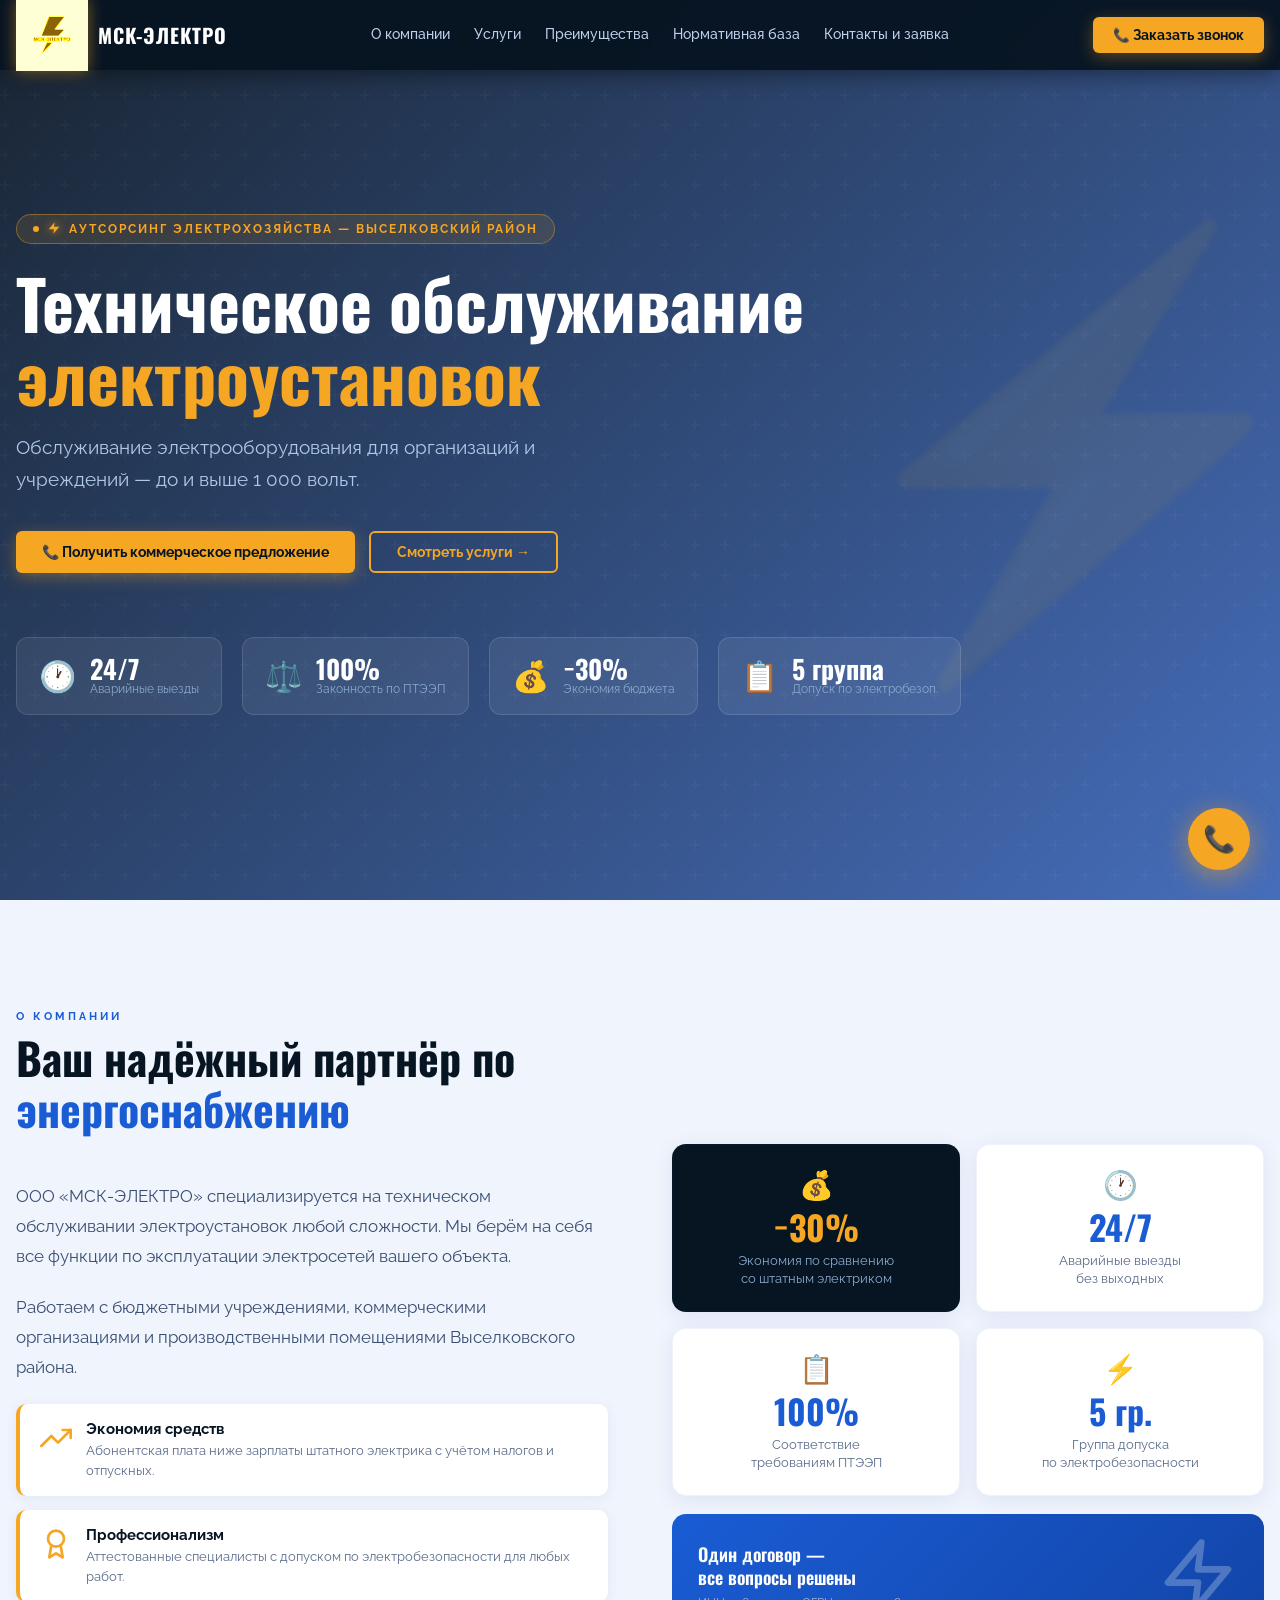
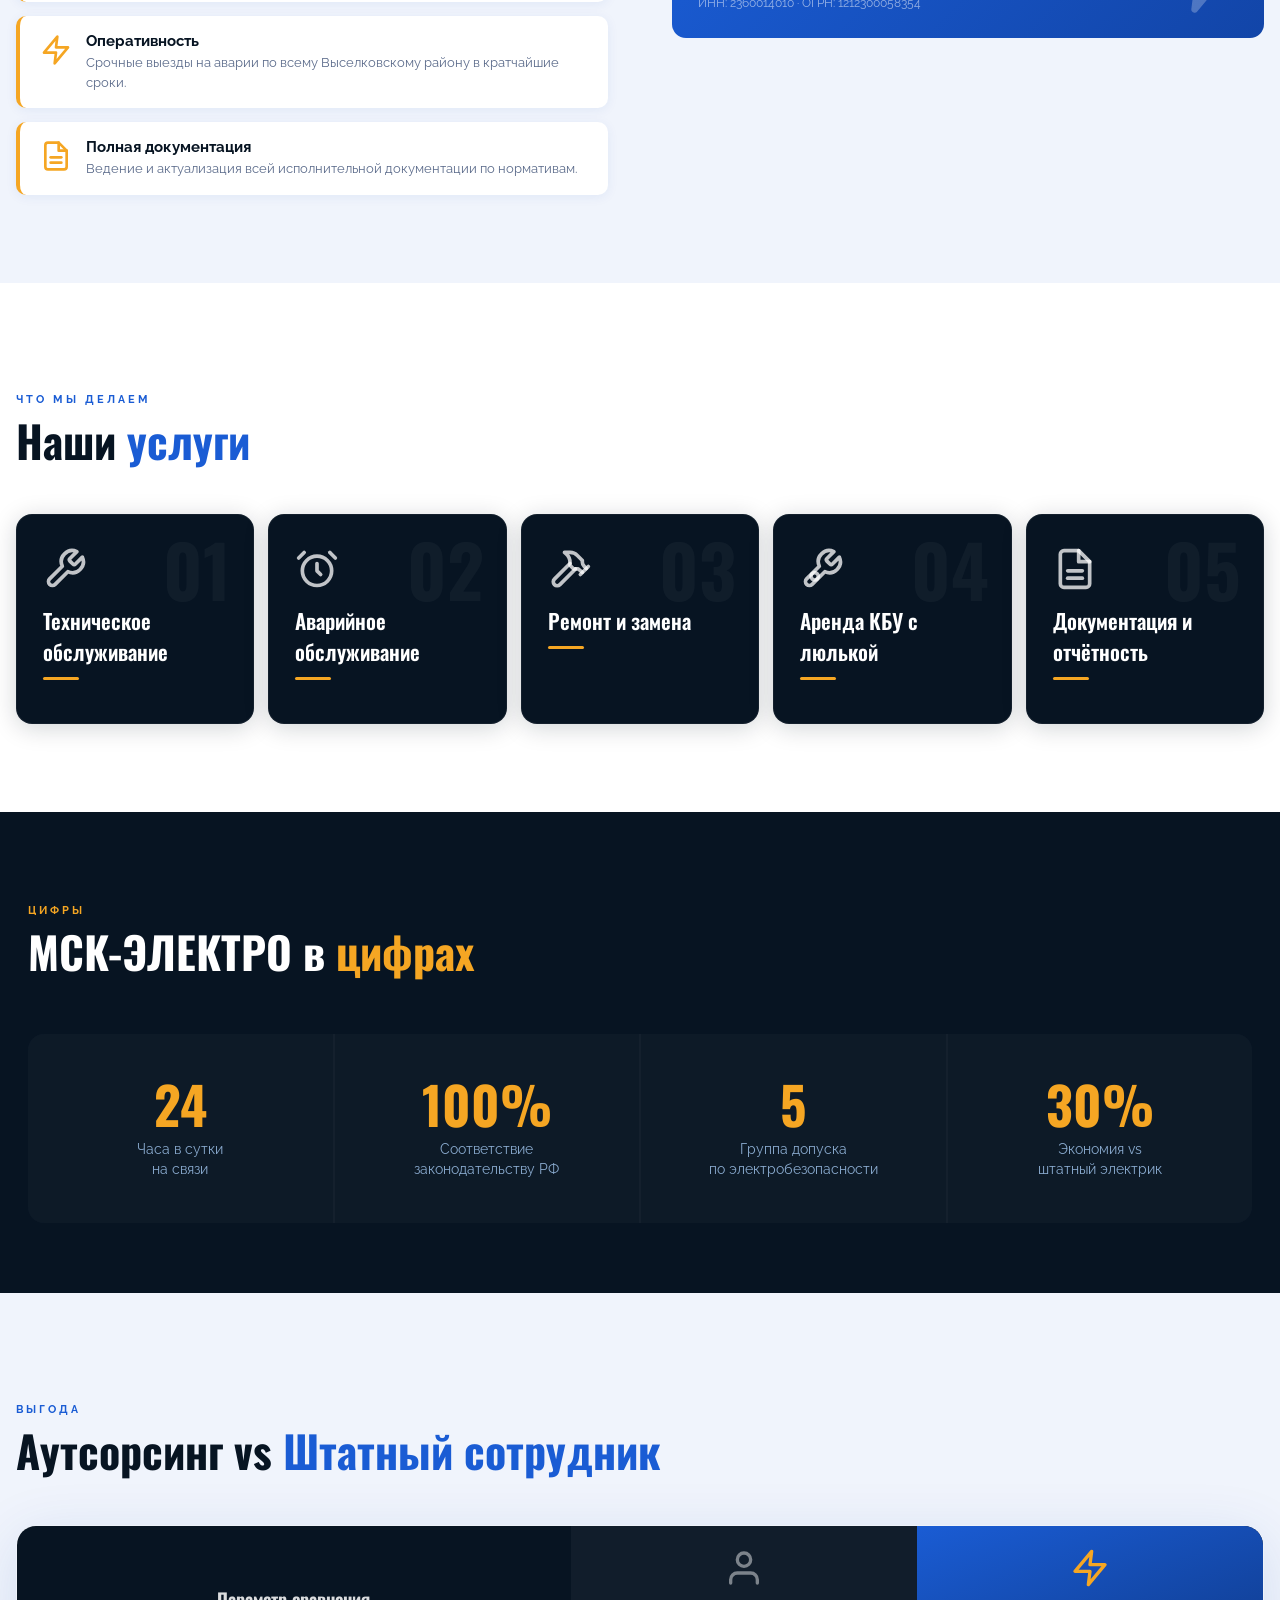
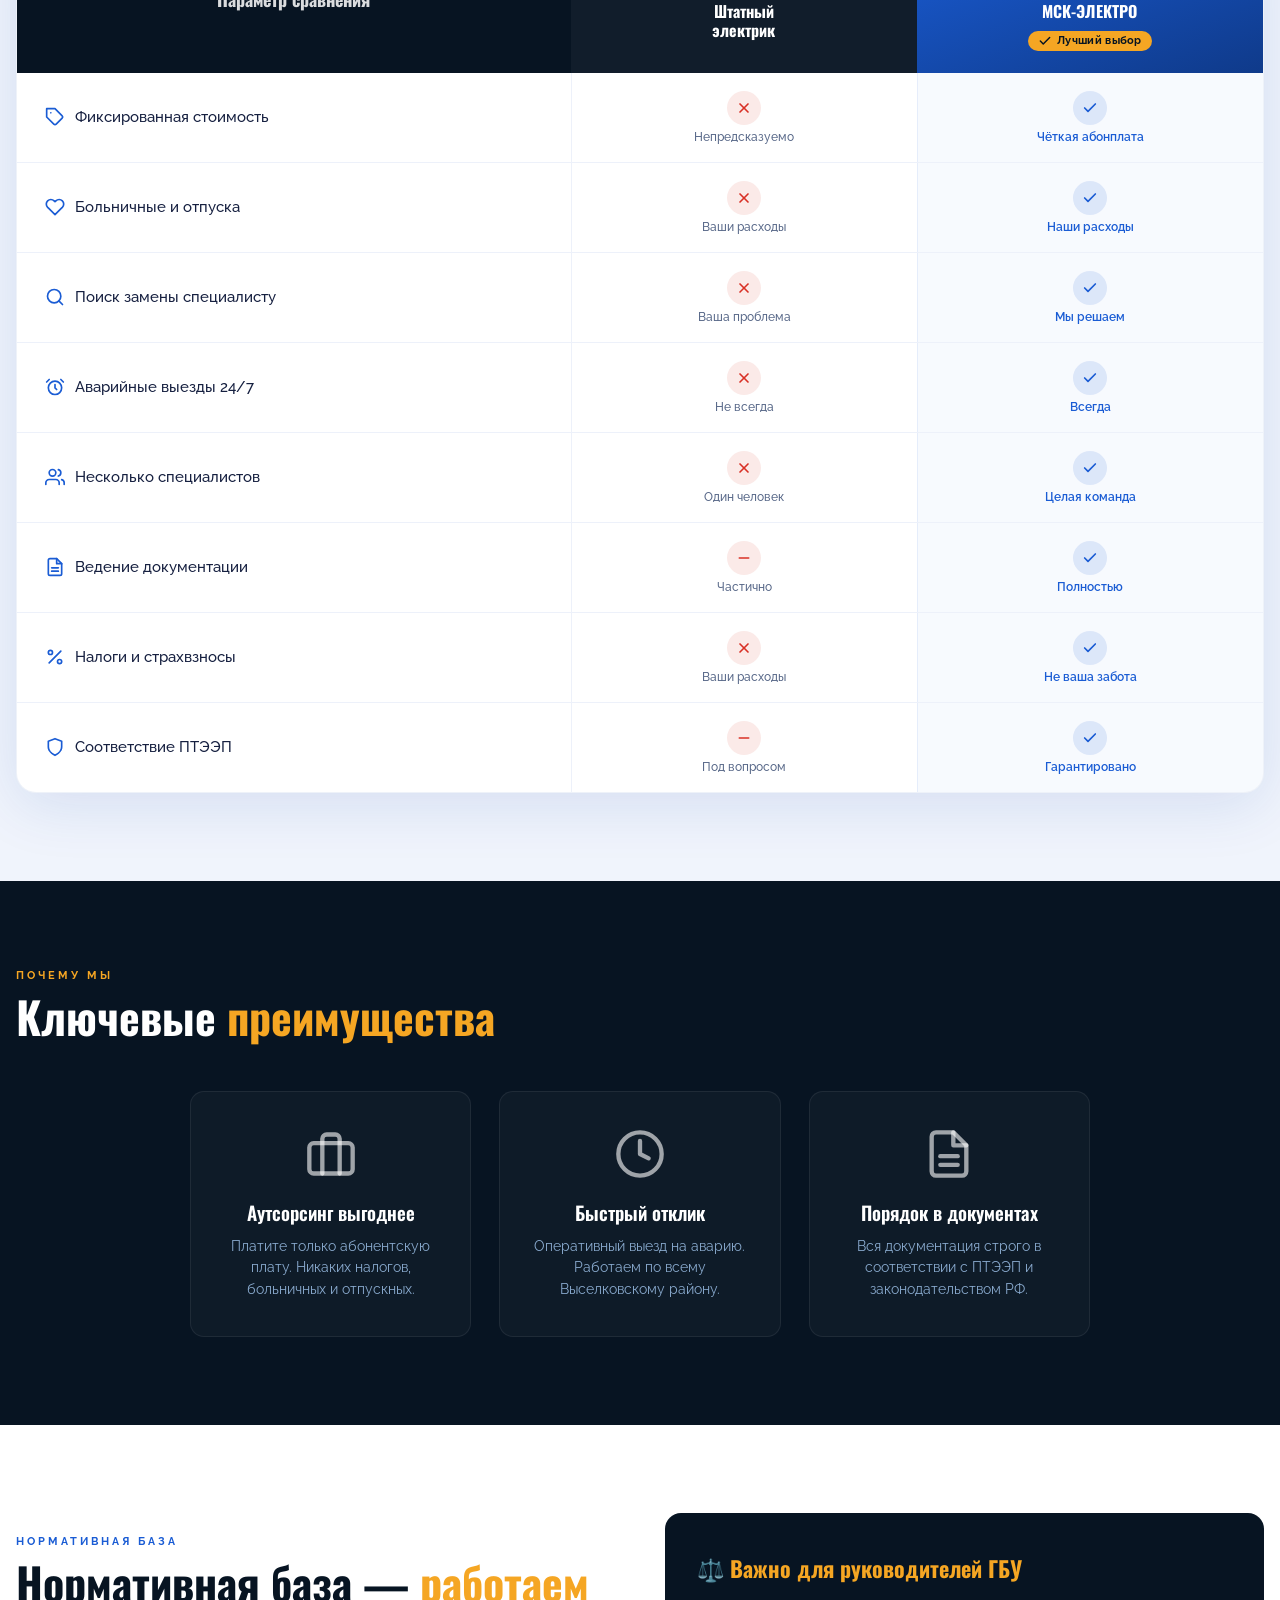
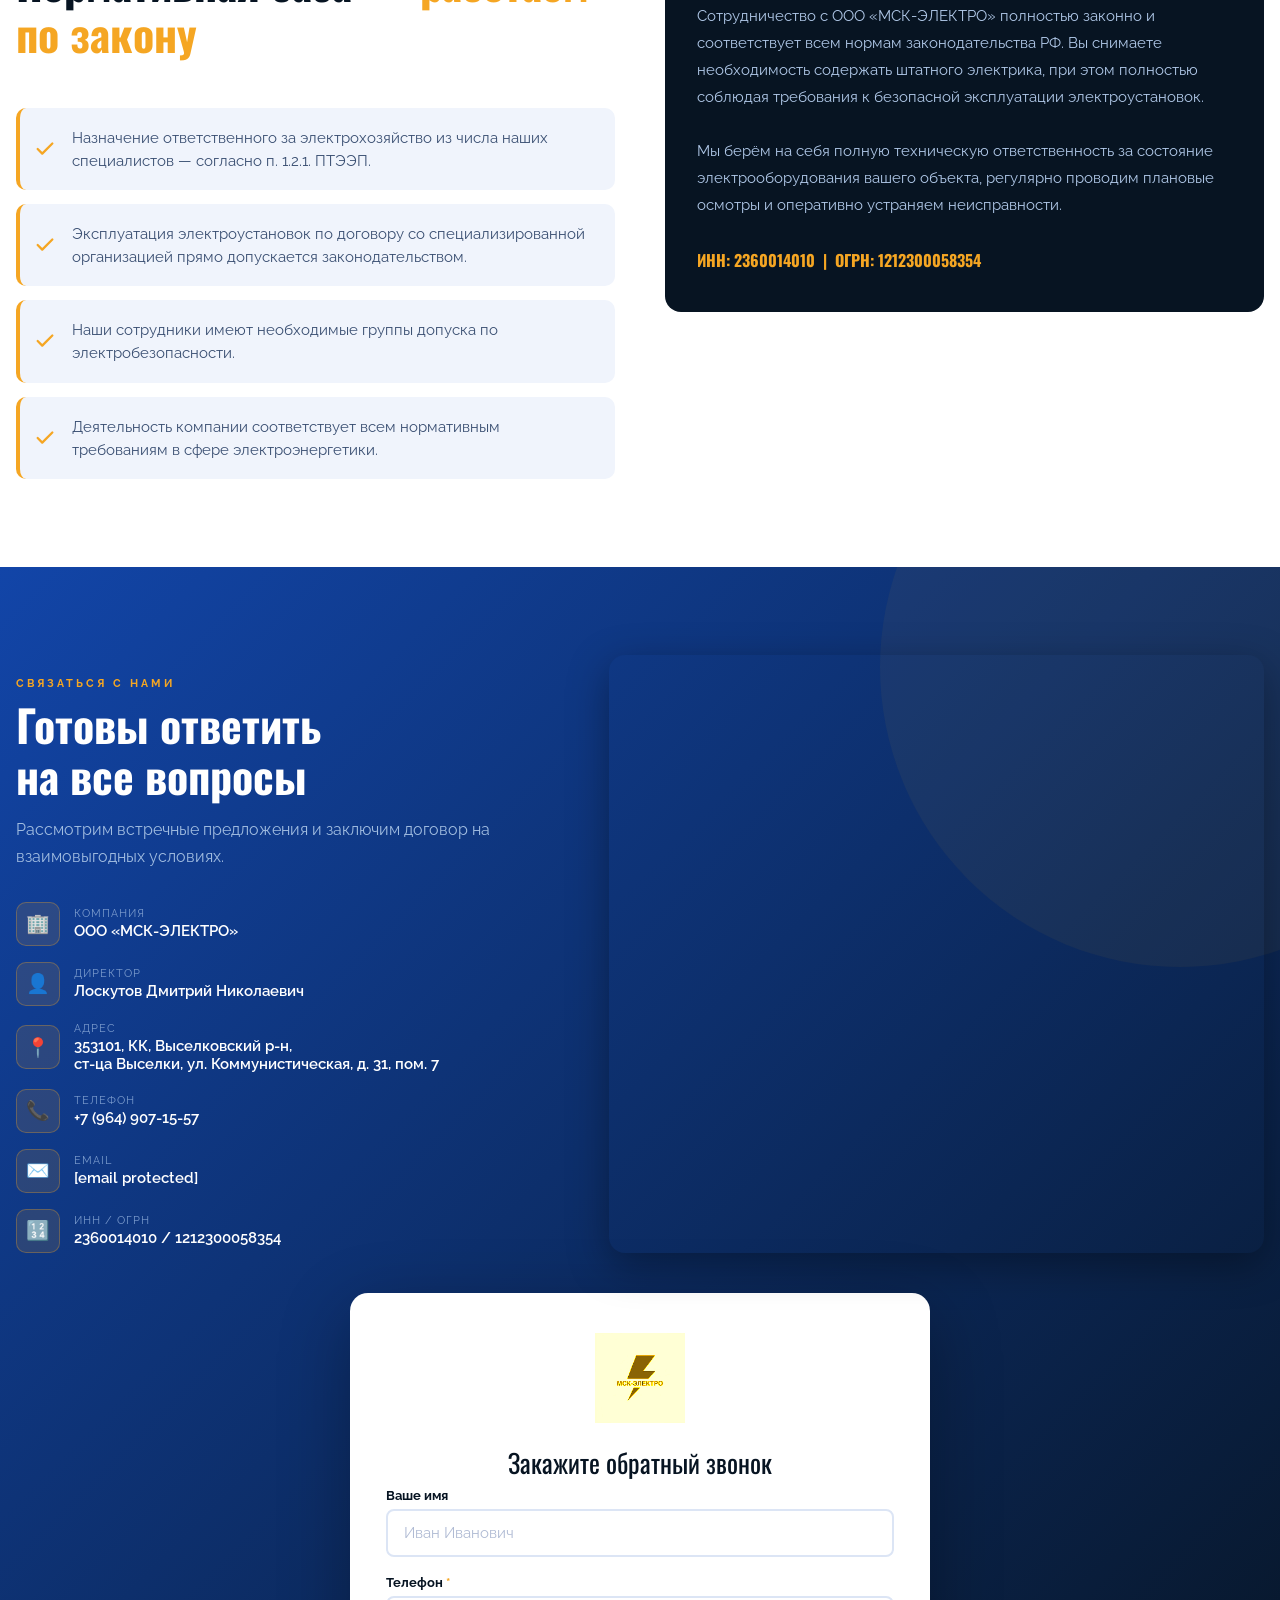
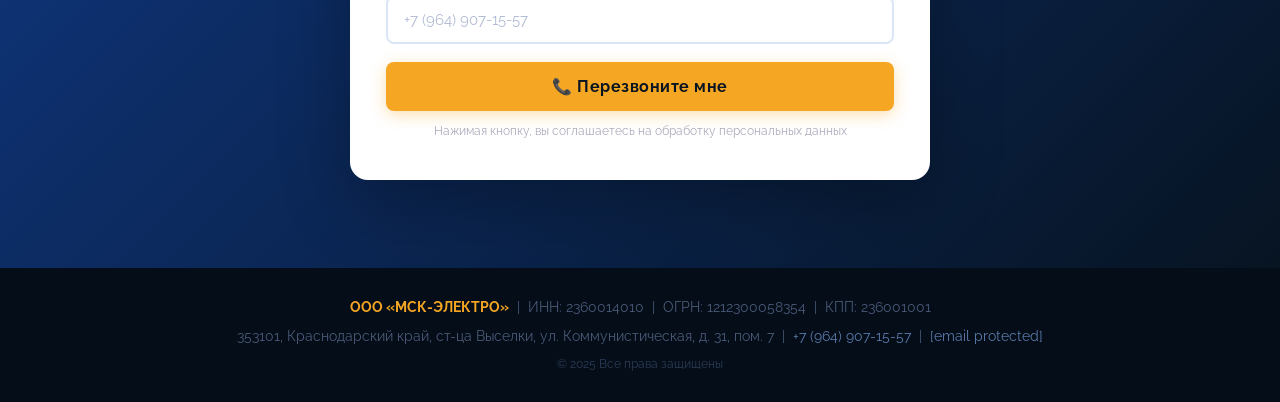
<file: index.html>
<!DOCTYPE html>
<html lang="ru">
<head>
  <meta charset="UTF-8"/>
  <meta name="viewport" content="width=device-width, initial-scale=1.0"/>
  <title>МСК-ЭЛЕКТРО — Электрик Выселки, обслуживание электроустановок Выселковский район</title>

  <!-- SEO мета-теги -->
  <meta name="description" content="МСК-ЭЛЕКТРО — профессиональное обслуживание электроустановок в Выселковском районе. Электрик Выселки, аварийный выезд 24/7, техническое обслуживание до и выше 1000В, документация. Звоните: +7 (964) 907-15-57"/>
  <meta name="keywords" content="электрик Выселки, электрик Выселковский район, обслуживание электроустановок, аварийный электрик, техническое обслуживание электрооборудования, электрохозяйство, ответственный за электрохозяйство, МСК-ЭЛЕКТРО, электрик Краснодарский край"/>
  <meta name="author" content="МСК-ЭЛЕКТРО"/>
  <meta name="robots" content="index, follow"/>

  <!-- Open Graph (для соцсетей) -->
  <meta property="og:title" content="МСК-ЭЛЕКТРО — Электрик Выселки и Выселковский район"/>
  <meta property="og:description" content="Профессиональное обслуживание электроустановок. Аварийный выезд 24/7. Работаем до и выше 1000В. Выселковский район, Краснодарский край."/>
  <meta property="og:type" content="website"/>
  <meta property="og:url" content="https://msk-electro-viselki.ru"/>
  <meta property="og:locale" content="ru_RU"/>

  <!-- Канонический URL -->
  <link rel="canonical" href="https://msk-electro-viselki.ru"/>

  <link rel="stylesheet" href="style.css"/>
  <link href="https://fonts.googleapis.com/css2?family=Oswald:wght@400;500;600;700&family=Raleway:wght@400;500;600;700&display=swap" rel="stylesheet"/>

<script type="application/ld+json">
{
  "@context": "https://schema.org",
  "@type": "LocalBusiness",
  "name": "МСК-ЭЛЕКТРО",
  "description": "Профессиональное обслуживание электроустановок в Выселковском районе",
  "url": "https://msk-electro-viselki.ru",
  "telephone": "+79649071557",
  "email": "loskut83@mail.ru",
  "address": {
    "@type": "PostalAddress",
    "streetAddress": "ул. Коммунистическая, д. 31, пом. 7",
    "addressLocality": "ст-ца Выселки",
    "addressRegion": "Краснодарский край",
    "postalCode": "353101",
    "addressCountry": "RU"
  },
  "openingHours": "Mo-Fr 09:00-18:00",
  "priceRange": "₽₽",
  "areaServed": "Выселковский район, Краснодарский край"
}
</script>
</head>
<body>

<!-- HEADER -->
<header>
  <div class="header-inner">
    <a href="#hero" class="logo">
      <img src="[data-uri]" alt="МСК-ЭЛЕКТРО логотип"/>
      <div class="logo-text">
        <div class="brand">МСК-ЭЛЕКТРО</div>
      </div>
    </a>
    <nav id="main-nav">
      <a href="#about" onclick="closeNav()">О компании</a>
      <a href="#services" onclick="closeNav()">Услуги</a>
      <a href="#advantages" onclick="closeNav()">Преимущества</a>
      <a href="#legal" onclick="closeNav()">Нормативная база</a>
      <a href="#contact" onclick="closeNav()">Контакты и заявка</a>
    </nav>
    <button class="btn btn-acc" onclick="openModal()" style="padding:10px 20px;font-size:13.5px;">📞 Заказать звонок</button>
    <button class="burger" id="burger-btn" onclick="toggleNav()" aria-label="Меню">
      <span id="b1"></span><span id="b2"></span><span id="b3"></span>
    </button>
  </div>
</header>

<!-- HERO -->
<section id="hero">
  <div class="hero-inner">
    <div class="hero-badge"><svg class="hero-badge-bolt" viewBox="0 0 24 24" fill="var(--acc)" xmlns="http://www.w3.org/2000/svg"><path d="M13 2L3 14h9l-1 8 10-12h-9l1-8z"/></svg> Аутсорсинг электрохозяйства — Выселковский район</div>
    <h1>Техническое обслуживание<br/><em>электроустановок</em></h1>
    <p class="hero-sub">Обслуживание электрооборудования для организаций и учреждений — до и выше 1 000 вольт.</p>
    <div class="hero-btns">
      <button class="btn btn-acc" onclick="openModal()">📞 Получить коммерческое предложение</button>
      <a href="#services" class="btn btn-outline">Смотреть услуги →</a>
    </div>
    <div class="hero-cards">
      <div class="hero-card">
        <span class="hc-icon">🕐</span>
        <div><div class="hc-num">24/7</div><div class="hc-label">Аварийные выезды</div></div>
      </div>
      <div class="hero-card">
        <span class="hc-icon">⚖️</span>
        <div><div class="hc-num">100%</div><div class="hc-label">Законность по ПТЭЭП</div></div>
      </div>
      <div class="hero-card">
        <span class="hc-icon">💰</span>
        <div><div class="hc-num">−30%</div><div class="hc-label">Экономия бюджета</div></div>
      </div>
      <div class="hero-card">
        <span class="hc-icon">📋</span>
        <div><div class="hc-num">5 группа</div><div class="hc-label">Допуск по электробезоп.</div></div>
      </div>
    </div>
  </div>
</section>

<!-- ABOUT -->
<section id="about">
  <div class="container">
    <div class="about-grid">
      <div>
        <div class="section-line reveal"></div>
        <div class="sec-label reveal">О компании</div>
        <h2 class="reveal "reveal">Ваш надёжный партнёр по <span class="acc">энергоснабжению</span></h2>
        <p class="about-desc reveal">ООО «МСК-ЭЛЕКТРО» специализируется на техническом обслуживании электроустановок любой сложности. Мы берём на себя все функции по эксплуатации электросетей вашего объекта.</p>
        <p class="about-desc reveal" style="transition-delay:.1s;">Работаем с бюджетными учреждениями, коммерческими организациями и производственными помещениями Выселковского района.</p>
        <div class="perks reveal-group">
          <div class="perk"><span class="pi"><svg viewBox="0 0 24 24" fill="none" stroke="currentColor" stroke-width="2" stroke-linecap="round" stroke-linejoin="round"><polyline points="23 6 13.5 15.5 8.5 10.5 1 18"/><polyline points="17 6 23 6 23 12"/></svg></span><div><div class="pt">Экономия средств</div><div class="pd">Абонентская плата ниже зарплаты штатного электрика с учётом налогов и отпускных.</div></div></div>
          <div class="perk"><span class="pi"><svg viewBox="0 0 24 24" fill="none" stroke="currentColor" stroke-width="2" stroke-linecap="round" stroke-linejoin="round"><circle cx="12" cy="8" r="6"/><path d="M15.477 12.89L17 22l-5-3-5 3 1.523-9.11"/></svg></span><div><div class="pt">Профессионализм</div><div class="pd">Аттестованные специалисты с допуском по электробезопасности для любых работ.</div></div></div>
          <div class="perk"><span class="pi"><svg viewBox="0 0 24 24" fill="none" stroke="currentColor" stroke-width="2" stroke-linecap="round" stroke-linejoin="round"><polygon points="13 2 3 14 12 14 11 22 21 10 12 10 13 2"/></svg></span><div><div class="pt">Оперативность</div><div class="pd">Срочные выезды на аварии по всему Выселковскому району в кратчайшие сроки.</div></div></div>
          <div class="perk"><span class="pi"><svg viewBox="0 0 24 24" fill="none" stroke="currentColor" stroke-width="2" stroke-linecap="round" stroke-linejoin="round"><path d="M14 2H6a2 2 0 0 0-2 2v16a2 2 0 0 0 2 2h12a2 2 0 0 0 2-2V8z"/><polyline points="14 2 14 8 20 8"/><line x1="16" y1="13" x2="8" y2="13"/><line x1="16" y1="17" x2="8" y2="17"/></svg></span><div><div class="pt">Полная документация</div><div class="pd">Ведение и актуализация всей исполнительной документации по нормативам.</div></div></div>
        </div>
      </div>
      <div class="about-visual-side reveal from-right">
        <div class="about-stat-grid">
          <div class="about-stat-card accent-card">
            <div class="asc-icon">💰</div>
            <div class="asc-num">−30%</div>
            <div class="asc-label">Экономия по сравнению<br/>со штатным электриком</div>
          </div>
          <div class="about-stat-card">
            <div class="asc-icon">🕐</div>
            <div class="asc-num">24/7</div>
            <div class="asc-label">Аварийные выезды<br/>без выходных</div>
          </div>
          <div class="about-stat-card">
            <div class="asc-icon">📋</div>
            <div class="asc-num">100%</div>
            <div class="asc-label">Соответствие<br/>требованиям ПТЭЭП</div>
          </div>
          <div class="about-stat-card">
            <div class="asc-icon">⚡</div>
            <div class="asc-num">5 гр.</div>
            <div class="asc-label">Группа допуска<br/>по электробезопасности</div>
          </div>
        </div>
        <div class="about-banner reveal">
          <div class="ab-left">
            <div class="ab-title">Один договор —<br/>все вопросы решены</div>
            <div class="ab-sub">ИНН: 2360014010 · ОГРН: 1212300058354</div>
          </div>
          <div class="ab-right"><svg viewBox="0 0 24 24" fill="none" stroke="currentColor" stroke-width="2" stroke-linecap="round" stroke-linejoin="round"><path d="M13 2L3 14h9l-1 8 10-12h-9l1-8z"/></svg></div>
        </div>
      </div>
    </div>
  </div>
</section>

<!-- SERVICES -->
<section id="services">
  <div class="container">
    <div class="section-line reveal"></div>
    <div class="sec-label reveal">Что мы делаем</div>
    <h2 class="reveal">Наши <span class="acc">услуги</span></h2>
    <div class="services-grid reveal-group">
      <div class="card">
        <span class="card-num">01</span>
        <span class="card-icon"><svg viewBox="0 0 24 24" fill="none" stroke="currentColor" stroke-width="2" stroke-linecap="round" stroke-linejoin="round"><path d="M14.7 6.3a1 1 0 0 0 0 1.4l1.6 1.6a1 1 0 0 0 1.4 0l3.77-3.77a6 6 0 0 1-7.94 7.94l-6.91 6.91a2.12 2.12 0 0 1-3-3l6.91-6.91a6 6 0 0 1 7.94-7.94l-3.76 3.76z"/></svg></span>
        <div class="card-title">Техническое обслуживание</div>
        <div class="card-line"></div>
        <div class="card-desc">Техническое обслуживание электроустановок и распределительных щитов. Обеспечение функционирования ТП, ВЛ-0,4 кВ и системы наружного освещения.</div>
      </div>
      <div class="card">
        <span class="card-num">02</span>
        <span class="card-icon"><svg viewBox="0 0 24 24" fill="none" stroke="currentColor" stroke-width="2" stroke-linecap="round" stroke-linejoin="round"><circle cx="12" cy="13" r="8"/><path d="M12 9v4l2 2"/><path d="M5 3L2 6"/><path d="M22 6l-3-3"/></svg></span>
        <div class="card-title">Аварийное обслуживание</div>
        <div class="card-line"></div>
        <div class="card-desc">Организация срочных выездов на объекты для ликвидации аварийных ситуаций. Оперативное восстановление функционирования систем электроснабжения на территории Выселковского района.</div>
      </div>
      <div class="card">
        <span class="card-num">03</span>
        <span class="card-icon"><svg viewBox="0 0 24 24" fill="none" stroke="currentColor" stroke-width="2" stroke-linecap="round" stroke-linejoin="round"><path d="M15 12l-8.5 8.5c-.83.83-2.17.83-3 0 0 0 0 0 0 0a2.12 2.12 0 0 1 0-3L12 9"/><path d="M17.64 15L22 10.64"/><path d="m20.91 11.7-1.25-1.25c-.6-.6-.93-1.4-.93-2.25v-.86L16.01 4.6a5.56 5.56 0 0 0-3.94-1.64H9l.92.82A6.18 6.18 0 0 1 12 8.4v1.56l2 2h2.47l2.26 1.91"/></svg></span>
        <div class="card-title">Ремонт и замена</div>
        <div class="card-line"></div>
        <div class="card-desc">Обеспечение исправного функционирования осветительных приборов, включая замену ламп и проведение ремонтных работ. Замена вышедших из строя выключателей и розеток.</div>
      </div>
      <div class="card">
        <span class="card-num">04</span>
        <span class="card-icon"><svg viewBox="0 0 24 24" fill="none" stroke="currentColor" stroke-width="2" stroke-linecap="round" stroke-linejoin="round"><path d="M14.7 6.3a1 1 0 0 0 0 1.4l1.6 1.6a1 1 0 0 0 1.4 0l3.77-3.77a6 6 0 0 1-7.94 7.94l-6.91 6.91a2.12 2.12 0 0 1-3-3l6.91-6.91a6 6 0 0 1 7.94-7.94l-3.76 3.76z"/><circle cx="8" cy="16" r="2"/></svg></span>
        <div class="card-title">Аренда КБУ с люлькой</div>
        <div class="card-line"></div>
        <div class="card-desc">Бурение отверстий Ø200–450 мм под сваи, столбы и коммуникации. Глубина до 5 м. Работаем с люлькой на вылете стрелы до 12 м.</div>
      </div>
      <div class="card">
        <span class="card-num">05</span>
        <span class="card-icon"><svg viewBox="0 0 24 24" fill="none" stroke="currentColor" stroke-width="2" stroke-linecap="round" stroke-linejoin="round"><path d="M14 2H6a2 2 0 0 0-2 2v16a2 2 0 0 0 2 2h12a2 2 0 0 0 2-2V8z"/><polyline points="14 2 14 8 20 8"/><line x1="16" y1="13" x2="8" y2="13"/><line x1="16" y1="17" x2="8" y2="17"/></svg></span>
        <div class="card-title">Документация и отчётность</div>
        <div class="card-line"></div>
        <div class="card-desc">Хранение и внесение изменений в техническую документацию, выполнение технического присоединения в соответствии с требованиями нормативных документов.</div>
      </div>
    </div>
  </div>
</section>

<!-- STATS -->
<section id="stats">
  <div class="container">
    <div class="section-line reveal"></div>
    <div class="sec-label reveal">Цифры</div>
    <h2 class="reveal">МСК-ЭЛЕКТРО в <span class="acc">цифрах</span></h2>
    <div class="stats-grid reveal-group">
      <div class="stat-item">
        <div class="stat-num" data-target="24">24</div>
        <div class="stat-label">Часа в сутки<br/>на связи</div>
      </div>
      <div class="stat-item">
        <div class="stat-num" data-target="100" data-suffix="%">100%</div>
        <div class="stat-label">Соответствие<br/>законодательству РФ</div>
      </div>
      <div class="stat-item">
        <div class="stat-num" data-target="5">5</div>
        <div class="stat-label">Группа допуска<br/>по электробезопасности</div>
      </div>
      <div class="stat-item">
        <div class="stat-num" data-target="30" data-suffix="%">30%</div>
        <div class="stat-label">Экономия vs<br/>штатный электрик</div>
      </div>
    </div>
  </div>
</section>

<!-- COMPARE -->
<section id="compare">
  <div class="container">
    <div class="section-line reveal"></div>
    <div class="sec-label reveal">Выгода</div>
    <h2 class="reveal">Аутсорсинг vs <span class="acc">Штатный сотрудник</span></h2>

    <div class="cmp-wrap reveal">
      <!-- HEADER -->
      <div class="cmp-header-row">
        <div class="cmp-col-param">Параметр сравнения</div>
        <div class="cmp-col cmp-col-bad">
          <div class="cmp-col-svg"><svg viewBox="0 0 24 24" fill="none" stroke="currentColor" stroke-width="2" stroke-linecap="round" stroke-linejoin="round"><path d="M20 21v-2a4 4 0 0 0-4-4H8a4 4 0 0 0-4 4v2"/><circle cx="12" cy="7" r="4"/></svg></div>
          <div class="cmp-col-title">Штатный<br/>электрик</div>
        </div>
        <div class="cmp-col cmp-col-good">
          <div class="cmp-col-svg cmp-col-svg-acc"><svg viewBox="0 0 24 24" fill="none" stroke="currentColor" stroke-width="2" stroke-linecap="round" stroke-linejoin="round"><path d="M13 2L3 14h9l-1 8 10-12h-9l1-8z"/></svg></div>
          <div class="cmp-col-title">МСК&#8209;ЭЛЕКТРО</div>
          <div class="cmp-best-badge">
            <span class="cbadge-icon"><svg viewBox="0 0 24 24" fill="none" stroke="currentColor" stroke-width="2.5" stroke-linecap="round" stroke-linejoin="round"><polyline points="20 6 9 17 4 12"/></svg></span> Лучший выбор
          </div>
        </div>
      </div>

      <!-- ROWS -->
      <div class="cmp-body">
        <div class="cmp-row" style="--i:0">
          <div class="cmp-param">
            <span class="cmp-param-svg"><svg viewBox="0 0 24 24" fill="none" stroke="currentColor" stroke-width="2" stroke-linecap="round" stroke-linejoin="round"><path d="M20.59 13.41l-7.17 7.17a2 2 0 0 1-2.83 0L2 12V2h10l8.59 8.59a2 2 0 0 1 0 2.82z"/><line x1="7" y1="7" x2="7.01" y2="7"/></svg></span>
            Фиксированная стоимость
          </div>
          <div class="cmp-val bad"><span class="cmp-no"><svg viewBox="0 0 24 24" fill="none" stroke="currentColor" stroke-width="2.5" stroke-linecap="round" stroke-linejoin="round"><line x1="18" y1="6" x2="6" y2="18"/><line x1="6" y1="6" x2="18" y2="18"/></svg></span><span class="cmp-val-text">Непредсказуемо</span></div>
          <div class="cmp-val good"><span class="cmp-yes"><svg viewBox="0 0 24 24" fill="none" stroke="currentColor" stroke-width="2.5" stroke-linecap="round" stroke-linejoin="round"><polyline points="20 6 9 17 4 12"/></svg></span><span class="cmp-val-text">Чёткая абонплата</span></div>
        </div>
        <div class="cmp-row" style="--i:1">
          <div class="cmp-param">
            <span class="cmp-param-svg"><svg viewBox="0 0 24 24" fill="none" stroke="currentColor" stroke-width="2" stroke-linecap="round" stroke-linejoin="round"><path d="M20.84 4.61a5.5 5.5 0 0 0-7.78 0L12 5.67l-1.06-1.06a5.5 5.5 0 0 0-7.78 7.78l1.06 1.06L12 21.23l7.78-7.78 1.06-1.06a5.5 5.5 0 0 0 0-7.78z"/></svg></span>
            Больничные и отпуска
          </div>
          <div class="cmp-val bad"><span class="cmp-no"><svg viewBox="0 0 24 24" fill="none" stroke="currentColor" stroke-width="2.5" stroke-linecap="round" stroke-linejoin="round"><line x1="18" y1="6" x2="6" y2="18"/><line x1="6" y1="6" x2="18" y2="18"/></svg></span><span class="cmp-val-text">Ваши расходы</span></div>
          <div class="cmp-val good"><span class="cmp-yes"><svg viewBox="0 0 24 24" fill="none" stroke="currentColor" stroke-width="2.5" stroke-linecap="round" stroke-linejoin="round"><polyline points="20 6 9 17 4 12"/></svg></span><span class="cmp-val-text">Наши расходы</span></div>
        </div>
        <div class="cmp-row" style="--i:2">
          <div class="cmp-param">
            <span class="cmp-param-svg"><svg viewBox="0 0 24 24" fill="none" stroke="currentColor" stroke-width="2" stroke-linecap="round" stroke-linejoin="round"><circle cx="11" cy="11" r="8"/><line x1="21" y1="21" x2="16.65" y2="16.65"/></svg></span>
            Поиск замены специалисту
          </div>
          <div class="cmp-val bad"><span class="cmp-no"><svg viewBox="0 0 24 24" fill="none" stroke="currentColor" stroke-width="2.5" stroke-linecap="round" stroke-linejoin="round"><line x1="18" y1="6" x2="6" y2="18"/><line x1="6" y1="6" x2="18" y2="18"/></svg></span><span class="cmp-val-text">Ваша проблема</span></div>
          <div class="cmp-val good"><span class="cmp-yes"><svg viewBox="0 0 24 24" fill="none" stroke="currentColor" stroke-width="2.5" stroke-linecap="round" stroke-linejoin="round"><polyline points="20 6 9 17 4 12"/></svg></span><span class="cmp-val-text">Мы решаем</span></div>
        </div>
        <div class="cmp-row" style="--i:3">
          <div class="cmp-param">
            <span class="cmp-param-svg"><svg viewBox="0 0 24 24" fill="none" stroke="currentColor" stroke-width="2" stroke-linecap="round" stroke-linejoin="round"><circle cx="12" cy="13" r="8"/><path d="M12 9v4l2 2"/><path d="M5 3L2 6"/><path d="M22 6l-3-3"/></svg></span>
            Аварийные выезды 24/7
          </div>
          <div class="cmp-val bad"><span class="cmp-no"><svg viewBox="0 0 24 24" fill="none" stroke="currentColor" stroke-width="2.5" stroke-linecap="round" stroke-linejoin="round"><line x1="18" y1="6" x2="6" y2="18"/><line x1="6" y1="6" x2="18" y2="18"/></svg></span><span class="cmp-val-text">Не всегда</span></div>
          <div class="cmp-val good"><span class="cmp-yes"><svg viewBox="0 0 24 24" fill="none" stroke="currentColor" stroke-width="2.5" stroke-linecap="round" stroke-linejoin="round"><polyline points="20 6 9 17 4 12"/></svg></span><span class="cmp-val-text">Всегда</span></div>
        </div>
        <div class="cmp-row" style="--i:4">
          <div class="cmp-param">
            <span class="cmp-param-svg"><svg viewBox="0 0 24 24" fill="none" stroke="currentColor" stroke-width="2" stroke-linecap="round" stroke-linejoin="round"><path d="M17 21v-2a4 4 0 0 0-4-4H5a4 4 0 0 0-4 4v2"/><circle cx="9" cy="7" r="4"/><path d="M23 21v-2a4 4 0 0 0-3-3.87"/><path d="M16 3.13a4 4 0 0 1 0 7.75"/></svg></span>
            Несколько специалистов
          </div>
          <div class="cmp-val bad"><span class="cmp-no"><svg viewBox="0 0 24 24" fill="none" stroke="currentColor" stroke-width="2.5" stroke-linecap="round" stroke-linejoin="round"><line x1="18" y1="6" x2="6" y2="18"/><line x1="6" y1="6" x2="18" y2="18"/></svg></span><span class="cmp-val-text">Один человек</span></div>
          <div class="cmp-val good"><span class="cmp-yes"><svg viewBox="0 0 24 24" fill="none" stroke="currentColor" stroke-width="2.5" stroke-linecap="round" stroke-linejoin="round"><polyline points="20 6 9 17 4 12"/></svg></span><span class="cmp-val-text">Целая команда</span></div>
        </div>
        <div class="cmp-row" style="--i:5">
          <div class="cmp-param">
            <span class="cmp-param-svg"><svg viewBox="0 0 24 24" fill="none" stroke="currentColor" stroke-width="2" stroke-linecap="round" stroke-linejoin="round"><path d="M14 2H6a2 2 0 0 0-2 2v16a2 2 0 0 0 2 2h12a2 2 0 0 0 2-2V8z"/><polyline points="14 2 14 8 20 8"/><line x1="16" y1="13" x2="8" y2="13"/><line x1="16" y1="17" x2="8" y2="17"/></svg></span>
            Ведение документации
          </div>
          <div class="cmp-val bad"><span class="cmp-no"><svg viewBox="0 0 24 24" fill="none" stroke="currentColor" stroke-width="2.5" stroke-linecap="round" stroke-linejoin="round"><line x1="5" y1="12" x2="19" y2="12"/></svg></span><span class="cmp-val-text">Частично</span></div>
          <div class="cmp-val good"><span class="cmp-yes"><svg viewBox="0 0 24 24" fill="none" stroke="currentColor" stroke-width="2.5" stroke-linecap="round" stroke-linejoin="round"><polyline points="20 6 9 17 4 12"/></svg></span><span class="cmp-val-text">Полностью</span></div>
        </div>
        <div class="cmp-row" style="--i:6">
          <div class="cmp-param">
            <span class="cmp-param-svg"><svg viewBox="0 0 24 24" fill="none" stroke="currentColor" stroke-width="2" stroke-linecap="round" stroke-linejoin="round"><line x1="19" y1="5" x2="5" y2="19"/><circle cx="6.5" cy="6.5" r="2.5"/><circle cx="17.5" cy="17.5" r="2.5"/></svg></span>
            Налоги и страхвзносы
          </div>
          <div class="cmp-val bad"><span class="cmp-no"><svg viewBox="0 0 24 24" fill="none" stroke="currentColor" stroke-width="2.5" stroke-linecap="round" stroke-linejoin="round"><line x1="18" y1="6" x2="6" y2="18"/><line x1="6" y1="6" x2="18" y2="18"/></svg></span><span class="cmp-val-text">Ваши расходы</span></div>
          <div class="cmp-val good"><span class="cmp-yes"><svg viewBox="0 0 24 24" fill="none" stroke="currentColor" stroke-width="2.5" stroke-linecap="round" stroke-linejoin="round"><polyline points="20 6 9 17 4 12"/></svg></span><span class="cmp-val-text">Не ваша забота</span></div>
        </div>
        <div class="cmp-row" style="--i:7">
          <div class="cmp-param">
            <span class="cmp-param-svg"><svg viewBox="0 0 24 24" fill="none" stroke="currentColor" stroke-width="2" stroke-linecap="round" stroke-linejoin="round"><path d="M12 22s8-4 8-10V5l-8-3-8 3v7c0 6 8 10 8 10z"/></svg></span>
            Соответствие ПТЭЭП
          </div>
          <div class="cmp-val bad"><span class="cmp-no"><svg viewBox="0 0 24 24" fill="none" stroke="currentColor" stroke-width="2.5" stroke-linecap="round" stroke-linejoin="round"><line x1="5" y1="12" x2="19" y2="12"/></svg></span><span class="cmp-val-text">Под вопросом</span></div>
          <div class="cmp-val good"><span class="cmp-yes"><svg viewBox="0 0 24 24" fill="none" stroke="currentColor" stroke-width="2.5" stroke-linecap="round" stroke-linejoin="round"><polyline points="20 6 9 17 4 12"/></svg></span><span class="cmp-val-text">Гарантировано</span></div>
        </div>
      </div>
    </div>
  </div>
</section>

<!-- ADVANTAGES -->
<section id="advantages">
  <div class="container">
    <div class="section-line reveal"></div>
    <div class="sec-label reveal">Почему мы</div>
    <h2 class="reveal">Ключевые <span class="acc">преимущества</span></h2>
    <div class="adv-grid reveal-group">
      <div class="adv-item"><span class="adv-icon"><svg viewBox="0 0 24 24" fill="none" stroke="currentColor" stroke-width="2" stroke-linecap="round" stroke-linejoin="round"><rect x="2" y="7" width="20" height="14" rx="2" ry="2"/><path d="M16 21V5a2 2 0 0 0-2-2h-4a2 2 0 0 0-2 2v16"/></svg></span><div class="adv-title">Аутсорсинг выгоднее</div><div class="adv-text">Платите только абонентскую плату. Никаких налогов, больничных и отпускных.</div></div>
      <div class="adv-item"><span class="adv-icon"><svg viewBox="0 0 24 24" fill="none" stroke="currentColor" stroke-width="2" stroke-linecap="round" stroke-linejoin="round"><circle cx="12" cy="12" r="10"/><polyline points="12 6 12 12 16 14"/></svg></span><div class="adv-title">Быстрый отклик</div><div class="adv-text">Оперативный выезд на аварию. Работаем по всему Выселковскому району.</div></div>
      <div class="adv-item"><span class="adv-icon"><svg viewBox="0 0 24 24" fill="none" stroke="currentColor" stroke-width="2" stroke-linecap="round" stroke-linejoin="round"><path d="M14 2H6a2 2 0 0 0-2 2v16a2 2 0 0 0 2 2h12a2 2 0 0 0 2-2V8z"/><polyline points="14 2 14 8 20 8"/><line x1="16" y1="13" x2="8" y2="13"/><line x1="16" y1="17" x2="8" y2="17"/></svg></span><div class="adv-title">Порядок в документах</div><div class="adv-text">Вся документация строго в соответствии с ПТЭЭП и законодательством РФ.</div></div>
    </div>
  </div>
</section>

<!-- LEGAL -->
<section id="legal">
  <div class="container">
    <div class="legal-grid">
      <div>
        <div class="section-line reveal"></div>
        <div class="sec-label reveal">Нормативная база</div>
        <h2 class="reveal">Нормативная база — <span class="acc-o">работаем по закону</span></h2>
        <ul class="legal-list reveal-group">
          <li><span class="li-icon"><svg viewBox="0 0 24 24" fill="none" stroke="currentColor" stroke-width="2.5" stroke-linecap="round" stroke-linejoin="round"><polyline points="20 6 9 17 4 12"/></svg></span><span>Назначение ответственного за электрохозяйство из числа наших специалистов — согласно п. 1.2.1. ПТЭЭП.</span></li>
          <li><span class="li-icon"><svg viewBox="0 0 24 24" fill="none" stroke="currentColor" stroke-width="2.5" stroke-linecap="round" stroke-linejoin="round"><polyline points="20 6 9 17 4 12"/></svg></span><span>Эксплуатация электроустановок по договору со специализированной организацией прямо допускается законодательством.</span></li>
          <li><span class="li-icon"><svg viewBox="0 0 24 24" fill="none" stroke="currentColor" stroke-width="2.5" stroke-linecap="round" stroke-linejoin="round"><polyline points="20 6 9 17 4 12"/></svg></span><span>Наши сотрудники имеют необходимые группы допуска по электробезопасности.</span></li>
          <li><span class="li-icon"><svg viewBox="0 0 24 24" fill="none" stroke="currentColor" stroke-width="2.5" stroke-linecap="round" stroke-linejoin="round"><polyline points="20 6 9 17 4 12"/></svg></span><span>Деятельность компании соответствует всем нормативным требованиям в сфере электроэнергетики.</span></li>
        </ul>
      </div>
      <div class="legal-card reveal from-right">
        <strong>⚖️ Важно для руководителей ГБУ</strong>
        Сотрудничество с ООО «МСК-ЭЛЕКТРО» полностью законно и соответствует всем нормам законодательства РФ. Вы снимаете необходимость содержать штатного электрика, при этом полностью соблюдая требования к безопасной эксплуатации электроустановок.
        <br/><br/>
        Мы берём на себя полную техническую ответственность за состояние электрооборудования вашего объекта, регулярно проводим плановые осмотры и оперативно устраняем неисправности.
        <br/><br/>
        <strong style="font-size:16px;display:inline;">ИНН: 2360014010 &nbsp;|&nbsp; ОГРН: 1212300058354</strong>
      </div>
    </div>
  </div>
</section>

<!-- CONTACT -->
<section id="contact">
  <div class="container">
    <div class="contact-grid" style="grid-template-columns:1fr 1.2fr;gap:48px;align-items:stretch;">
      <div style="display:flex;flex-direction:column;">
        <div class="section-line reveal"></div>
        <div class="sec-label reveal">Связаться с нами</div>
        <h2 class="reveal">Готовы ответить<br/>на все вопросы</h2>
        <p class="contact-desc">Рассмотрим встречные предложения и заключим договор на взаимовыгодных условиях.</p>
        <div class="contact-items reveal-group">
          <div class="ci"><div class="ci-icon">🏢</div><div><div class="ci-label">Компания</div><div class="ci-value">ООО «МСК-ЭЛЕКТРО»</div></div></div>
          <div class="ci"><div class="ci-icon">👤</div><div><div class="ci-label">Директор</div><div class="ci-value">Лоскутов Дмитрий Николаевич</div></div></div>
          <div class="ci"><div class="ci-icon">📍</div><div><div class="ci-label">Адрес</div><div class="ci-value">353101, КК, Выселковский р-н,<br/>ст-ца Выселки, ул. Коммунистическая, д. 31, пом. 7</div></div></div>
          <div class="ci"><div class="ci-icon">📞</div><div><div class="ci-label">Телефон</div><div class="ci-value"><a href="tel:+79649071557">+7 (964) 907-15-57</a></div></div></div>
          <div class="ci"><div class="ci-icon">✉️</div><div><div class="ci-label">Email</div><div class="ci-value"><a href="/cdn-cgi/l/email-protection#a2cecdd1c9d7d69a91e2cfc3cbce8cd0d7"><span class="__cf_email__" data-cfemail="bdd1d2ced6c8c9858efdd0dcd4d193cfc8">[email&#160;protected]</span></a></div></div></div>
          <div class="ci"><div class="ci-icon">🔢</div><div><div class="ci-label">ИНН / ОГРН</div><div class="ci-value">2360014010 / 1212300058354</div></div></div>
        </div>
      </div>
      <div style="border-radius:16px;overflow:hidden;box-shadow:0 12px 40px rgba(0,0,0,.35);flex:1;min-height:420px;">
        <iframe
          src="https://yandex.ru/map-widget/v1/?text=%D1%81%D1%82%D0%B0%D0%BD%D0%B8%D1%86%D0%B0+%D0%92%D1%8B%D1%81%D0%B5%D0%BB%D0%BA%D0%B8+%D1%83%D0%BB+%D0%9A%D0%BE%D0%BC%D0%BC%D1%83%D0%BD%D0%B8%D1%81%D1%82%D0%B8%D1%87%D0%B5%D1%81%D0%BA%D0%B0%D1%8F+31&z=16&l=map&pt=38.858,45.3625,pm2rdm"
          width="100%" height="100%" frameborder="0"
          style="border:0;display:block;min-height:420px;" allowfullscreen="" loading="lazy"
          title="МСК-ЭЛЕКТРО на карте"></iframe>
      </div>
    </div>
    <div class="contact-form reveal scale-in" style="margin-top:40px;max-width:580px;margin-left:auto;margin-right:auto;">
        <div class="modal-logo"><img style="filter:sepia(1) saturate(4) hue-rotate(5deg) brightness(1.1);" src="[data-uri]" alt="лого" style="height:90px;"/></div>
        <div class="cf-head">Закажите обратный звонок</div>
        <form id="mainForm" onsubmit="submitForm(event)">
          <div class="form-group">
            <label for="f-name">Ваше имя</label>
            <input type="text" id="f-name" name="name" placeholder="Иван Иванович"/>
          </div>
          <div class="form-group">
            <label for="f-phone">Телефон <span class="req">*</span></label>
            <input type="tel" id="f-phone" name="phone" placeholder="+7 (964) 907-15-57" required/>
          </div>
          <button type="submit" class="btn btn-acc form-submit">📞 Перезвоните мне</button>
          <div class="form-ok" id="mainFormOk">✅ Заявка принята! Перезвоним в ближайшее время.</div>
          <p class="privacy-note">Нажимая кнопку, вы соглашаетесь на обработку персональных данных</p>
        </form>
    </div>
  </div>
</section>

<!-- FOOTER -->
<footer>
  <p><strong>ООО «МСК-ЭЛЕКТРО»</strong> &nbsp;|&nbsp; ИНН: 2360014010 &nbsp;|&nbsp; ОГРН: 1212300058354 &nbsp;|&nbsp; КПП: 236001001</p>
  <p style="margin-top:6px;">353101, Краснодарский край, ст-ца Выселки, ул. Коммунистическая, д. 31, пом. 7 &nbsp;|&nbsp; <a href="tel:+79649071557">+7 (964) 907-15-57</a> &nbsp;|&nbsp; <a href="/cdn-cgi/l/email-protection#6804071b031d1c505b2805090104461a1d"><span class="__cf_email__" data-cfemail="ed81829e869899d5dead808c8481c39f98">[email&#160;protected]</span></a></p>
  <p style="margin-top:6px;font-size:12px;color:#2d3d58;">© 2025 Все права защищены</p>
</footer>

<!-- FLOATING BTN -->
<button class="float-phone" onclick="openModal()" title="Заказать звонок">📞</button>

<!-- MODAL -->
<div class="modal-overlay" id="modalOverlay">
  <div class="modal" id="modalBox">
    <button class="modal-close" onclick="closeModal()">✕</button>
    <div class="modal-logo"><img style="filter:sepia(1) saturate(4) hue-rotate(5deg) brightness(1.1);" src="[data-uri]" alt="лого"/></div>
    <h3>Заказать звонок</h3>
    <p class="modal-sub">Оставьте заявку и мы свяжемся с вами</p>
    <form id="modalForm" onsubmit="submitModal(event)">
      <div class="form-group">
        <label>Ваше имя</label>
        <input type="text" name="name" placeholder="Иван Иванович"/>
      </div>
      <div class="form-group">
        <label>Телефон <span class="req">*</span></label>
        <input type="tel" name="phone" placeholder="+7 (964) 907-15-57" required/>
      </div>
      <button type="submit" class="btn btn-acc form-submit">📞 Перезвоните мне</button>
      <div class="form-ok" id="modalFormOk">✅ Заявк�
</file>
<file: style.css>
:root {
  --navy:#071422;--blue:#1245a8;--blue2:#1a5cd4;--acc:#f5a623;--acc2:#e09010;
  --light:#f0f4fc;--white:#fff;--gray:#5a6a8a;--text:#162040;
}
*{margin:0;padding:0;box-sizing:border-box;}
html{scroll-behavior:smooth;}
body{font-family:'Raleway',sans-serif;color:var(--text);background:var(--white);overflow-x:hidden;}

/* SCROLLBAR */
::-webkit-scrollbar{width:6px;}
::-webkit-scrollbar-track{background:#0a1628;}
::-webkit-scrollbar-thumb{background:var(--acc);border-radius:3px;}

/* HEADER */
header{
  position:fixed;top:0;left:0;right:0;z-index:1000;
  background:rgba(7,20,34,.96);backdrop-filter:blur(10px);
  padding:0;transition:box-shadow .3s;
  box-shadow:0 2px 24px rgba(0,0,0,.5);
}
.header-inner{
  max-width:1280px;margin:0 auto;padding:0 16px;
  display:flex;align-items:center;justify-content:space-between;height:70px;
}
.logo{display:flex;align-items:center;gap:10px;text-decoration:none;}
.logo img{height:72px;width:auto;filter:sepia(1) saturate(4) hue-rotate(5deg) brightness(1.1) drop-shadow(0 0 8px rgba(245,166,35,.5));mix-blend-mode:normal;background:transparent;}
.logo-text .brand{font-family:'Oswald',sans-serif;font-size:20px;font-weight:700;color:#fff;letter-spacing:1px;}
.logo-text .sub{font-size:10px;color:#7a9acc;letter-spacing:.5px;}
nav{display:flex;gap:24px;align-items:center;}
nav a{color:#c0d0ec;text-decoration:none;font-size:13.5px;font-weight:500;padding:6px 0;
  border-bottom:2px solid transparent;transition:color .2s,border-color .2s;}
nav a:hover{color:var(--acc);border-bottom-color:var(--acc);}
.btn{
  display:inline-flex;align-items:center;gap:8px;padding:11px 26px;
  border-radius:6px;font-family:'Raleway',sans-serif;font-size:14px;font-weight:700;
  cursor:pointer;border:none;text-decoration:none;transition:all .2s;
}
.btn-acc{background:var(--acc);color:var(--navy);box-shadow:0 4px 16px rgba(245,166,35,.35);}
.btn-acc:hover{background:var(--acc2);transform:translateY(-2px);box-shadow:0 8px 24px rgba(245,166,35,.5);}
.btn-outline{background:transparent;border:2px solid var(--acc);color:var(--acc);}
.btn-outline:hover{background:var(--acc);color:var(--navy);}
.btn-white{background:#fff;color:var(--navy);}
.btn-white:hover{background:#e8f0ff;transform:translateY(-2px);}
.burger{display:none;flex-direction:column;gap:5px;cursor:pointer;background:none;border:none;padding:4px;}
.burger span{width:24px;height:2px;background:#fff;border-radius:2px;transition:.3s;display:block;}

/* HERO */
#hero{
  min-height:100vh;
  background:linear-gradient(135deg,rgba(7,20,34,.93) 0%,rgba(18,69,168,.78) 100%),
    url('https://images.unsplash.com/photo-1621905251918-48416bd8575a?w=1600&q=80') center/cover no-repeat;
  display:flex;flex-direction:column;justify-content:center;
  padding:100px 16px 70px;position:relative;overflow:hidden;
}
#hero::before{
  content:'';position:absolute;inset:0;
  background:url("data:image/svg+xml,%3Csvg width='60' height='60' viewBox='0 0 60 60' xmlns='http://www.w3.org/2000/svg'%3E%3Cg fill='none' fill-rule='evenodd'%3E%3Cg fill='%23ffffff' fill-opacity='0.025'%3E%3Cpath d='M36 34v-4h-2v4h-4v2h4v4h2v-4h4v-2h-4zm0-30V0h-2v4h-4v2h4v4h2V6h4V4h-4zM6 34v-4H4v4H0v2h4v4h2v-4h4v-2H6zM6 4V0H4v4H0v2h4v4h2V6h4V4H6z'/%3E%3C/g%3E%3C/g%3E%3C/svg%3E");
}
/* Lightning decoration */
#hero::after{
  content:'⚡';font-size:420px;position:absolute;right:-60px;top:50%;
  transform:translateY(-50%);opacity:.06;pointer-events:none;
  filter:blur(2px);
}
.hero-inner{max-width:1280px;margin:0 auto;width:100%;position:relative;z-index:1;}
.hero-badge{
  display:inline-flex;align-items:center;gap:8px;
  background:rgba(245,166,35,.12);border:1px solid rgba(245,166,35,.4);
  color:var(--acc);font-size:12px;font-weight:700;letter-spacing:2px;
  text-transform:uppercase;padding:7px 16px;border-radius:30px;margin-bottom:22px;
  animation:fadeUp .7s ease both;
}
.hero-badge::before{content:'';width:6px;height:6px;background:var(--acc);border-radius:50%;animation:blink 1.5s infinite;}
.hero-badge-bolt{width:14px;height:14px;display:inline-block;vertical-align:middle;margin-top:-2px;filter:drop-shadow(0 0 4px rgba(245,166,35,.8));}
@keyframes blink{0%,100%{opacity:1;}50%{opacity:.3;}}
h1{
  font-family:'Oswald',sans-serif;font-size:clamp(34px,5.5vw,68px);
  font-weight:700;color:#fff;line-height:1.08;max-width:800px;
  animation:fadeUp .7s .12s ease both;
}
h1 em{color:var(--acc);font-style:normal;}
.hero-sub{
  font-size:clamp(15px,1.8vw,19px);color:#b0c8e8;
  max-width:580px;margin:18px 0 36px;line-height:1.7;
  animation:fadeUp .7s .24s ease both;
}
.hero-btns{display:flex;gap:14px;flex-wrap:wrap;animation:fadeUp .7s .36s ease both;}
.hero-cards{
  display:flex;gap:20px;flex-wrap:wrap;margin-top:64px;
  animation:fadeUp .7s .5s ease both;
}
.hero-card{
  background:rgba(255,255,255,.07);border:1px solid rgba(255,255,255,.12);
  backdrop-filter:blur(6px);border-radius:12px;padding:18px 22px;
  display:flex;align-items:center;gap:14px;min-width:200px;
  transition:background .3s,transform .3s;
}
.hero-card:hover{background:rgba(245,166,35,.15);border-color:rgba(245,166,35,.4);transform:translateY(-3px);}
.hc-icon{font-size:30px;}
.hc-num{font-family:'Oswald',sans-serif;font-size:26px;font-weight:700;color:#fff;line-height:1;}
.hc-label{font-size:12px;color:#8aabcf;}
@keyframes fadeUp{from{opacity:0;transform:translateY(28px);}to{opacity:1;transform:translateY(0);}}

/* SECTIONS */
section{padding:88px 16px;}
.container{max-width:1280px;margin:0 auto;}
.sec-label{font-size:11px;font-weight:700;letter-spacing:3px;text-transform:uppercase;color:var(--blue2);margin-bottom:10px;}
h2{
  font-family:'Oswald',sans-serif;font-size:clamp(26px,3.5vw,44px);
  font-weight:700;color:var(--navy);line-height:1.15;margin-bottom:48px;
}
h2 .acc{color:var(--blue2);}
h2 .acc-o{color:var(--acc);}

/* ABOUT */
#about{background:var(--light);}
.about-grid{display:grid;grid-template-columns:1fr 1fr;gap:64px;align-items:center;}
.about-desc{font-size:16.5px;color:#3a4f72;line-height:1.8;margin-bottom:22px;}
.perks{display:flex;flex-direction:column;gap:14px;}
.perk{
  display:flex;gap:14px;align-items:flex-start;
  background:#fff;padding:16px 20px;border-radius:10px;
  border-left:4px solid var(--acc);
  box-shadow:0 2px 12px rgba(18,69,168,.07);
  transition:transform .25s,box-shadow .25s;
}
.perk:hover{transform:translateX(6px);box-shadow:0 6px 24px rgba(18,69,168,.13);}
.pi{font-size:24px;flex-shrink:0;}
.pt{font-weight:700;font-size:15px;color:var(--navy);margin-bottom:3px;}
.pd{font-size:13px;color:var(--gray);line-height:1.5;}

/* ABOUT VISUAL SIDE - chart */
.about-visual-side{}
.chart-box{
  background:#fff;border-radius:16px;padding:28px;
  box-shadow:0 8px 40px rgba(18,69,168,.1);margin-bottom:20px;
}
.chart-title{font-family:'Oswald',sans-serif;font-size:18px;color:var(--navy);margin-bottom:20px;font-weight:600;}
.chart-box canvas{max-height:220px;}
.savings-card{
  background:var(--navy);color:#fff;border-radius:16px;padding:24px 28px;
  display:flex;align-items:center;gap:20px;
}
.savings-big{font-family:'Oswald',sans-serif;font-size:52px;font-weight:700;color:var(--acc);line-height:1;}
.savings-text strong{display:block;font-size:16px;margin-bottom:4px;}
.savings-text span{font-size:13px;color:#8aabcf;}

/* SERVICES */
#services{background:#fff;}
.services-grid{display:grid;grid-template-columns:repeat(5,1fr);gap:14px;}
.card{
  position:relative;background:var(--navy);border-radius:16px;
  padding:32px 26px;overflow:hidden;min-height:210px;
  box-shadow:0 4px 24px rgba(7,20,34,.18);
  transition:box-shadow .3s,transform .3s;
  border:1px solid rgba(255,255,255,.05);cursor:default;
}
.card::before{
  content:'';position:absolute;inset:0;
  background:linear-gradient(135deg,var(--blue2),var(--navy));
  opacity:0;transition:opacity .35s;z-index:0;
}
.card:hover{box-shadow:0 14px 50px rgba(26,92,212,.4);transform:translateY(-5px);}
.card:hover::before{opacity:1;}
.card-num{
  position:absolute;top:18px;right:22px;
  font-family:'Oswald',sans-serif;font-size:72px;font-weight:700;
  color:rgba(255,255,255,.04);line-height:1;z-index:0;
}
.card-icon{font-size:38px;margin-bottom:14px;position:relative;z-index:1;display:block;}
.card-title{
  font-family:'Oswald',sans-serif;font-size:21px;font-weight:600;
  color:#fff;position:relative;z-index:1;
}
.card-line{
  width:36px;height:3px;background:var(--acc);border-radius:2px;
  margin-top:10px;position:relative;z-index:1;transition:width .35s;
}
.card:hover .card-line{width:72px;}
.card-desc{
  font-size:14.5px;color:#a8c0d8;line-height:1.65;
  position:relative;z-index:1;
  max-height:0;overflow:hidden;opacity:0;
  transition:max-height .4s ease,opacity .4s ease,margin-top .4s ease;
}
.card:hover .card-desc{max-height:200px;opacity:1;margin-top:12px;}

/* NUMBERS / STATS */
#stats{background:var(--navy);padding:70px 28px;}
#stats .sec-label{color:var(--acc);}
#stats h2{color:#fff;margin-bottom:56px;}
#stats h2 .acc{color:var(--acc);}
.stats-grid{display:grid;grid-template-columns:repeat(auto-fit,minmax(160px,1fr));gap:2px;background:rgba(255,255,255,.05);border-radius:16px;overflow:hidden;}
.stat-item{
  text-align:center;padding:44px 20px;background:rgba(7,20,34,.5);
  transition:background .3s;
}
.stat-item:hover{background:rgba(26,92,212,.2);}
.stat-num{
  font-family:'Oswald',sans-serif;font-size:52px;font-weight:700;
  color:var(--acc);line-height:1;margin-bottom:10px;
}
.stat-label{font-size:14px;color:#8aabcf;line-height:1.4;}

/* COMPARISON */
#compare{background:var(--light);}
.compare-grid{display:block;}
.compare-chart-wrap{background:#fff;border-radius:16px;padding:28px;box-shadow:0 8px 40px rgba(18,69,168,.1);}
.compare-chart-wrap canvas{max-height:300px;}
.compare-table{background:#fff;border-radius:16px;overflow:hidden;box-shadow:0 8px 40px rgba(18,69,168,.1);}
table{width:100%;border-collapse:collapse;}
thead th{background:var(--navy);color:#fff;padding:14px 20px;font-family:'Oswald',sans-serif;font-size:15px;font-weight:600;text-align:left;}
thead th:first-child{background:var(--navy);}
thead th.acc-col{background:var(--blue2);}
tbody tr{border-bottom:1px solid #e8eef8;transition:background .2s;}
tbody tr:hover{background:#f5f8ff;}
tbody td{padding:13px 20px;font-size:14px;color:var(--text);}
tbody td.check{color:#1aa85c;font-size:18px;font-weight:700;text-align:center;}
tbody td.cross{color:#d93025;font-size:18px;text-align:center;}
tbody td:last-child{font-weight:600;color:var(--blue2);}

/* ADVANTAGES */
#advantages{background:var(--navy);}
#advantages .section-line{display:none;}
#advantages .sec-label{color:var(--acc);}
#advantages h2{color:#fff;}
#advantages h2 .acc{color:var(--acc);}
.adv-grid{display:grid;grid-template-columns:repeat(3,1fr);gap:28px;max-width:900px;margin:0 auto;}
.adv-item{
  text-align:center;padding:36px 22px;
  border:1px solid rgba(255,255,255,.07);border-radius:14px;
  background:rgba(255,255,255,.03);
  transition:all .3s;
}
.adv-item:hover{background:rgba(26,92,212,.18);border-color:var(--acc);transform:translateY(-6px);}
.adv-icon{font-size:46px;margin-bottom:16px;display:block;}
.adv-title{font-family:'Oswald',sans-serif;font-size:19px;font-weight:600;color:#fff;margin-bottom:10px;}
.adv-text{font-size:13.5px;color:#8aabcf;line-height:1.6;}

/* LEGAL */
#legal{background:#fff;}
.legal-grid{display:grid;grid-template-columns:1fr 1fr;gap:50px;align-items:start;}
.legal-list{list-style:none;display:flex;flex-direction:column;gap:14px;}
.legal-list li{
  display:flex;gap:14px;align-items:flex-start;
  background:var(--light);padding:18px 20px;border-radius:10px;
  border-left:4px solid var(--acc);
}
.legal-list li::before{content:'✔';color:var(--acc);font-size:16px;flex-shrink:0;margin-top:1px;}
.legal-list li span{font-size:14.5px;color:#3a4f72;line-height:1.6;}
.legal-card{
  background:var(--navy);color:#b0c8e8;border-radius:16px;
  padding:36px 32px;font-size:15px;line-height:1.8;
}
.legal-card strong{color:var(--acc);font-family:'Oswald',sans-serif;font-size:22px;display:block;margin-bottom:14px;}

/* CONTACTS */
#contact{
  background:linear-gradient(135deg,var(--blue) 0%,var(--navy) 100%);
  position:relative;overflow:hidden;
}
#contact::before{
  content:'';position:absolute;width:600px;height:600px;border-radius:50%;
  background:rgba(245,166,35,.05);top:-200px;right:-200px;pointer-events:none;
}
.contact-grid{display:grid;grid-template-columns:1fr 1.2fr;gap:60px;align-items:stretch;position:relative;z-index:1;}
#contact .sec-label{color:var(--acc);}
#contact h2{color:#fff;margin-bottom:16px;}
.contact-desc{color:#a0bce0;font-size:15.5px;line-height:1.7;margin-bottom:32px;}
.contact-items{display:flex;flex-direction:column;gap:16px;}
.ci{display:flex;align-items:center;gap:14px;}
.ci-icon{
  width:44px;height:44px;border-radius:10px;flex-shrink:0;
  background:rgba(245,166,35,.12);border:1px solid rgba(245,166,35,.3);
  display:flex;align-items:center;justify-content:center;font-size:19px;
}
.ci-label{font-size:11px;color:#7a9acc;text-transform:uppercase;letter-spacing:1px;margin-bottom:2px;}
.ci-value{font-size:15px;color:#fff;font-weight:600;}
.ci-value a{color:#fff;text-decoration:none;}
.ci-value a:hover{color:var(--acc);}

/* FORM */
.contact-form{
  background:#fff;border-radius:18px;padding:40px 36px;
  box-shadow:0 20px 70px rgba(0,0,0,.3);
}
.cf-head{font-family:'Oswald',sans-serif;font-size:26px;color:var(--navy);margin-bottom:6px;text-align:center;}
.cf-sub{font-size:13.5px;color:var(--gray);margin-bottom:28px;}
.form-group{margin-bottom:18px;}
.form-group label{display:block;font-size:13px;font-weight:700;color:var(--navy);margin-bottom:6px;}
.form-group label .req{color:var(--acc);}
.form-group input{
  width:100%;padding:13px 16px;
  border:2px solid #dce5f5;border-radius:8px;
  font-family:'Raleway',sans-serif;font-size:15px;color:var(--text);
  transition:border-color .2s,box-shadow .2s;outline:none;
}
.form-group input:focus{border-color:var(--blue2);box-shadow:0 0 0 3px rgba(26,92,212,.1);}
.form-group input::placeholder{color:#b0bbd4;}
.form-submit{width:100%;padding:15px;font-size:16px;border-radius:8px;letter-spacing:.5px;display:flex;justify-content:center;}
.form-ok{
  display:none;text-align:center;padding:18px;
  color:#1a7a2a;background:#e6f7ec;border-radius:8px;
  font-weight:700;margin-top:14px;font-size:15px;
}
.privacy-note{font-size:11.5px;color:#aab;text-align:center;margin-top:12px;line-height:1.5;}

/* FOOTER */
footer{
  background:#040d18;color:#4a5a78;text-align:center;
  padding:28px 24px;font-size:13.5px;line-height:1.7;
}
footer strong{color:var(--acc);}
footer a{color:#5a7aaa;text-decoration:none;}
footer a:hover{color:var(--acc);}

/* FLOATING BTN */
.float-phone{
  position:fixed;bottom:30px;right:30px;z-index:999;
  width:62px;height:62px;border-radius:50%;
  background:var(--acc);display:flex;align-items:center;justify-content:center;
  font-size:26px;box-shadow:0 6px 28px rgba(245,166,35,.55);
  cursor:pointer;border:none;animation:pulse 2.5s infinite;
  transition:transform .2s;
}
.float-phone:hover{transform:scale(1.12);}
@keyframes pulse{
  0%,100%{box-shadow:0 6px 28px rgba(245,166,35,.55);}
  50%{box-shadow:0 6px 48px rgba(245,166,35,.85);}
}

/* MODAL */
.modal-overlay{
  position:fixed;inset:0;z-index:2000;
  background:rgba(0,0,0,.7);
  display:none;align-items:center;justify-content:center;padding:20px;
}
.modal-overlay.open{display:flex;}
.modal{
  background:#fff;border-radius:18px;padding:44px 40px;
  max-width:440px;width:100%;position:relative;
  animation:mIn .3s ease;
}
@keyframes mIn{from{opacity:0;transform:scale(.88) translateY(20px);}to{opacity:1;transform:scale(1) translateY(0);}}
.modal-logo{display:flex;justify-content:center;margin-bottom:20px;}
.modal-logo img{height:90px;}
.modal h3{font-family:'Oswald',sans-serif;font-size:26px;color:var(--navy);text-align:center;margin-bottom:6px;}
.modal .modal-sub{font-size:13.5px;color:var(--gray);text-align:center;margin-bottom:26px;}
.modal-close{
  position:absolute;top:16px;right:20px;
  background:none;border:none;font-size:22px;
  color:#aab;cursor:pointer;line-height:1;padding:4px;
  transition:color .2s;
}
.modal-close:hover{color:var(--navy);}

/* PROGRESS BARS */
.prog-item{margin-bottom:18px;}
.prog-header{display:flex;justify-content:space-between;margin-bottom:7px;font-size:14px;font-weight:600;color:var(--navy);}
.prog-bar{height:10px;background:#e0e8f8;border-radius:5px;overflow:hidden;}
.prog-fill{height:100%;background:linear-gradient(90deg,var(--blue2),var(--acc));border-radius:5px;width:0;transition:width 1.5s ease;}

/* RESPONSIVE */
@media(max-width:960px){
  .about-grid,.legal-grid,.contact-grid,.compare-grid{grid-template-columns:1fr;}
  nav{display:none;flex-direction:column;position:fixed;top:70px;left:0;right:0;
    background:rgba(7,20,34,.98);padding:24px 28px;gap:20px;z-index:999;}
  nav.open{display:flex;}
  .burger{display:flex;}
  #stats .stats-grid{grid-template-columns:1fr 1fr;}
}
@media(max-width:580px){
  .services-grid{grid-template-columns:1fr;}
  .adv-grid{grid-template-columns:1fr 1fr;max-width:100%;}
  .hero-btns{flex-direction:column;}
  .hero-cards{flex-direction:column;}
  .hero-card{min-width:auto;}
  .contact-form{padding:28px 20px;}
  .modal{padding:32px 22px;}
}

/* ══ SCROLL ANIMATIONS ══ */
.reveal {
  opacity: 0;
  transform: translateY(50px);
  transition: opacity .7s cubic-bezier(.25,.46,.45,.94), transform .7s cubic-bezier(.25,.46,.45,.94);
}
.reveal.from-left  { transform: translateX(-60px); }
.reveal.from-right { transform: translateX(60px); }
.reveal.from-bottom { transform: translateY(60px); }
.reveal.scale-in { transform: scale(0.88); }
.reveal.visible {
  opacity: 1 !important;
  transform: translate(0,0) scale(1) !important;
}
/* Mobile: always show all reveal elements */
@media(max-width:768px){
  .reveal, .reveal-group > * {
    opacity: 1 !important;
    transform: none !important;
  }
}
/* Stagger children */
.reveal-group > * {
  opacity: 0;
  transform: translateY(40px);
  transition: opacity .6s ease, transform .6s ease;
}
.reveal-group.visible > *:nth-child(1) { transition-delay: .05s; opacity:1; transform:none; }
.reveal-group.visible > *:nth-child(2) { transition-delay: .15s; opacity:1; transform:none; }
.reveal-group.visible > *:nth-child(3) { transition-delay: .25s; opacity:1; transform:none; }
.reveal-group.visible > *:nth-child(4) { transition-delay: .35s; opacity:1; transform:none; }
.reveal-group.visible > *:nth-child(5) { transition-delay: .45s; opacity:1; transform:none; }
.reveal-group.visible > *:nth-child(6) { transition-delay: .55s; opacity:1; transform:none; }

/* Smooth section entrance line */
.section-line {
  width: 0; height: 4px;
  background: linear-gradient(90deg, var(--blue2), var(--acc));
  border-radius: 2px; margin-bottom: 18px;
  transition: width .8s cubic-bezier(.25,.46,.45,.94);
}
.section-line.visible { width: 64px; }

/* Hero parallax fade */
#hero .hero-inner { will-change: transform; }


/* ── ABOUT STAT CARDS ── */
.about-stat-grid {
  display: grid; grid-template-columns: 1fr 1fr; gap: 16px; margin-bottom: 18px;
}
.about-stat-card {
  background: #fff; border-radius: 14px; padding: 24px 20px; text-align: center;
  box-shadow: 0 4px 20px rgba(18,69,168,.09);
  border: 1px solid rgba(18,69,168,.07);
  transition: transform .3s, box-shadow .3s;
}
.about-stat-card:hover { transform: translateY(-4px); box-shadow: 0 10px 32px rgba(18,69,168,.15); }
.about-stat-card.accent-card { background: var(--navy); }
.about-stat-card.accent-card .asc-num { color: var(--acc); }
.about-stat-card.accent-card .asc-label { color: #8aabcf; }
.asc-icon { font-size: 28px; margin-bottom: 8px; }
.asc-num { font-family: 'Oswald', sans-serif; font-size: 34px; font-weight: 700; color: var(--blue2); line-height: 1; margin-bottom: 8px; }
.asc-label { font-size: 12.5px; color: var(--gray); line-height: 1.4; }
.about-banner {
  background: linear-gradient(135deg, var(--blue2), var(--blue));
  border-radius: 14px; padding: 22px 26px;
  display: flex; align-items: center; justify-content: space-between;
}
.ab-title { font-family: 'Oswald', sans-serif; font-size: 18px; color: #fff; font-weight: 600; line-height: 1.3; margin-bottom: 6px; }
.ab-sub { font-size: 11.5px; color: rgba(255,255,255,.55); }
.ab-right { font-size: 48px; opacity: .35; }

/* ── COMPARE TABLE NEW ── */
.cmp-wrap {
  background: #fff; border-radius: 20px; overflow: hidden;
  box-shadow: 0 12px 60px rgba(18,69,168,.12);
  border: 1px solid rgba(18,69,168,.07);
}
.cmp-header-row {
  display: grid; grid-template-columns: 1.6fr 1fr 1fr;
  background: var(--navy);
}
.cmp-col-param {
  padding: 22px 28px; font-family: 'Oswald', sans-serif;
  font-size: 18px; font-weight: 700; color: rgba(255,255,255,.85);
  display: flex; align-items: center; justify-content: center; text-align: center;
}
.cmp-col {
  padding: 22px 20px; text-align: center;
  display: flex; flex-direction: column; align-items: center; gap: 6px;
}
.cmp-col-bad { background: rgba(255,255,255,.04); }
.cmp-col-good {
  background: linear-gradient(160deg, var(--blue2), #0f3a8a);
  position: relative;
}
.cmp-col-icon { font-size: 26px; }
.cmp-col-title { font-family: 'Oswald', sans-serif; font-size: 16px; font-weight: 700; color: #fff; line-height: 1.2; }
.cmp-best-badge {
  background: var(--acc); color: var(--navy);
  font-size: 11px; font-weight: 700; padding: 3px 10px; border-radius: 20px;
  margin-top: 4px; letter-spacing: .3px;
}
.cmp-body {}
.cmp-row {
  display: grid; grid-template-columns: 1.6fr 1fr 1fr;
  border-bottom: 1px solid #edf1fa;
  transition: background .2s;
}
.cmp-row:last-child { border-bottom: none; }
.cmp-row:hover { background: #f7f9ff; }
.cmp-row:hover .cmp-val.good { background: rgba(26,92,212,.06); }
.cmp-param {
  padding: 18px 28px; font-size: 15px; color: var(--text);
  font-weight: 500; display: flex; align-items: center; gap: 10px;
}
.cmp-param-icon { font-size: 18px; flex-shrink: 0; }
.cmp-val {
  padding: 18px 16px; display: flex; flex-direction: column;
  align-items: center; justify-content: center; gap: 5px; text-align: center;
}
.cmp-val.good { background: rgba(26,92,212,.03); border-left: 1px solid rgba(26,92,212,.08); }
.cmp-val.bad { border-left: 1px solid #edf1fa; }
.cmp-no {
  width: 30px; height: 30px; border-radius: 50%;
  background: rgba(217,48,37,.1); color: #d93025;
  display: flex; align-items: center; justify-content: center;
  font-size: 16px; font-weight: 700;
}
.cmp-yes {
  width: 30px; height: 30px; border-radius: 50%;
  background: rgba(26,92,212,.12); color: var(--blue2);
  display: flex; align-items: center; justify-content: center;
  font-size: 16px; font-weight: 700;
}
.cmp-val-text { font-size: 12px; color: var(--gray); font-weight: 500; }
.cmp-val.good .cmp-val-text { color: var(--blue2); font-weight: 600; }


/* ── COMPARE SVG ICONS ── */
.cmp-col-svg { width:40px; height:40px; color:rgba(255,255,255,.45); margin-bottom:8px; }
.cmp-col-svg-acc { color: var(--acc); }
.cmp-col-svg svg { width:100%; height:100%; }
.cmp-best-badge { display:flex; align-items:center; gap:5px; }
.cbadge-icon { width:14px; height:14px; display:inline-flex; flex-shrink:0; }
.cbadge-icon svg { width:100%; height:100%; }

.cmp-param-svg { width:20px; height:20px; flex-shrink:0; color:var(--blue2); display:inline-flex; }
.cmp-param-svg svg { width:100%; height:100%; }

.cmp-no svg, .cmp-yes svg { width:16px; height:16px; display:block; }
.cmp-no { width:34px; height:34px; border-radius:50%; background:rgba(217,48,37,.1); color:#d93025;
  display:flex; align-items:center; justify-content:center; }
.cmp-yes { width:34px; height:34px; border-radius:50%; background:rgba(26,92,212,.12); color:var(--blue2);
  display:flex; align-items:center; justify-content:center; }

/* Staggered row entrance */
.cmp-row { opacity:1; transform:translateX(0);
  transition:opacity .5s ease calc(var(--i,0) * 0.07s), transform .5s ease calc(var(--i,0) * 0.07s); }
.cmp-wrap.visible .cmp-row { opacity:1; transform:translateX(0); }

/* SVG icons in cards, perks, adv */
.card-icon { width:44px; height:44px; color:rgba(255,255,255,.75); display:block; margin-bottom:14px;
  position:relative; z-index:1; }
.card-icon svg { width:100%; height:100%; }
.card:hover .card-icon { color:var(--acc); }

.adv-icon { width:52px; height:52px; color:rgba(255,255,255,.6); margin:0 auto 18px; display:block; }
.adv-icon svg { width:100%; height:100%; }
.adv-item:hover .adv-icon { color:var(--acc); }

.pi { width:32px; height:32px; color:var(--acc); flex-shrink:0; margin-top:2px; }
.pi svg { width:100%; height:100%; }

.ab-right { width:80px; height:80px; opacity:.25; color:#fff; flex-shrink:0; }
.ab-right svg { width:100%; height:100%; }

.legal-list li::before { display:none; }
.legal-list li {
  position: relative;
  padding-left: 52px;
}
.legal-list li .li-icon {
  position: absolute; left: 14px; top: 50%; transform: translateY(-50%);
  width: 22px; height: 22px; color: var(--acc);
}
.legal-list li .li-icon svg { width: 100%; height: 100%; }
.map-ci { display: block; padding: 0; }

@media(max-width:1100px){
  .services-grid{grid-template-columns:repeat(3,1fr);}
}

@media(max-width:960px){
  .header-inner{padding:0 16px;}
  .logo img{height:52px;}
  h1{font-size:clamp(28px,5vw,52px);}
  h2{font-size:clamp(22px,4vw,36px);}
  section{padding:60px 16px;}
  .services-grid{grid-template-columns:repeat(2,1fr);}
  .adv-grid{grid-template-columns:repeat(3,1fr);max-width:860px;}
  .about-grid,.legal-grid,.compare-grid{grid-template-columns:1fr;}
  .contact-grid{grid-template-columns:1fr !important;}
  .contact-grid > div:last-child{min-height:280px;}
  .about-stat-grid{grid-template-columns:1fr 1fr;}
  .stats-grid{grid-template-columns:1fr 1fr;}
  .cmp-wrap{overflow-x:auto;}
  .cmp-header-row,.cmp-row{min-width:520px;}
  .hero-btns .btn{font-size:14px;padding:12px 18px;}
}

@media(max-width:680px){
  .header-inner{height:60px;}
  .logo img{height:44px;}
  .logo-text .brand{font-size:15px;}
  .logo-text .tagline{display:none;}
  h1{font-size:clamp(24px,6vw,36px);}
  .hero-badge{font-size:10px;letter-spacing:1px;}
  .hero-sub{font-size:14px;}
  .hero-btns{flex-direction:column;gap:10px;}
  .hero-btns .btn{width:100%;text-align:center;justify-content:center;}
  .hero-cards{flex-direction:column;gap:10px;}
  .hero-card{min-width:auto;}
  section{padding:48px 14px;}
  .services-grid{grid-template-columns:1fr;gap:16px;}
  .card{padding:20px 16px;}
  .adv-grid{grid-template-columns:1fr;}
  .stats-grid{grid-template-columns:1fr 1fr;}
  .stat-num{font-size:40px;}
  .about-stat-grid{grid-template-columns:1fr 1fr;}
  .about-banner{flex-direction:column;gap:12px;text-align:center;}
  .ab-right{display:none;}
  .contact-grid{gap:24px !important;}
  .contact-grid > div:last-child{min-height:240px;}
  .contact-form{padding:24px 16px;}
  .ci{gap:10px;}
  .ci-icon{width:38px;height:38px;font-size:16px;flex-shrink:0;}
  .modal{padding:28px 16px;margin:0 10px;max-width:calc(100vw - 20px);}
  .modal h3{font-size:18px;}
  .modal-logo img{height:64px;}
  .float-phone{width:52px;height:52px;font-size:22px;bottom:18px;right:14px;}
  footer{padding:20px 14px;font-size:11px;text-align:center;}
  footer p{margin-bottom:4px;}
}

@media(max-width:420px){
  .services-grid{grid-template-columns:1fr;}
  .stats-grid{grid-template-columns:1fr;}
  .about-stat-grid{grid-template-columns:1fr;}
  h1{font-size:22px;}
  .hero-badge{display:none;}
  .adv-item{padding:20px 14px;}
}

/* Mobile: cards always show description */
@media(max-width:768px){
  .card-desc{max-height:none !important;opacity:1 !important;margin-top:10px !important;overflow:visible !important;}
  .card{min-height:auto;}
}
html, body { max-width: 100%; overflow-x: hidden; }
*, *::before, *::after { box-sizing: border-box; }

@media(max-width:480px){
  #hero { padding: 80px 14px 50px; }
  .stats-grid { grid-template-columns: 1fr 1fr !important; }
  .stat-item { padding: 28px 10px; }
  .stat-num { font-size: 36px; }
  .stat-label { font-size: 12px; }
  .container { padding: 0 14px; }
  section { padding: 44px 14px; }
  #stats { padding: 44px 14px; }
  .services-grid { grid-template-columns: 1fr !important; gap: 16px; }
  .card { padding: 18px 14px; }
  .adv-grid { grid-template-columns: 1fr !important; max-width: 100%; }
  .cmp-wrap { overflow-x: auto; -webkit-overflow-scrolling: touch; }
  nav { top: 60px; }
  .header-inner { height: 60px; }
}

/* ══ GLOBAL REVEAL FIX ══ */
.reveal,
.reveal.from-left,
.reveal.from-right,
.reveal.from-bottom,
.reveal.scale-in,
.reveal-group > * {
  opacity: 1 !important;
  transform: none !important;
  transition: none !important;
}

/* ══ ANIMATIONS for JS-enabled elements ══ */
.reveal.animated {
  opacity: 0 !important;
  transform: translateY(50px) !important;
  transition: opacity .7s ease, transform .7s ease !important;
}
.reveal.animated.from-left  { transform: translateX(-60px) !important; }
.reveal.animated.from-right { transform: translateX(60px) !important; }
.reveal.animated.scale-in   { transform: scale(0.88) !important; }
</file>
